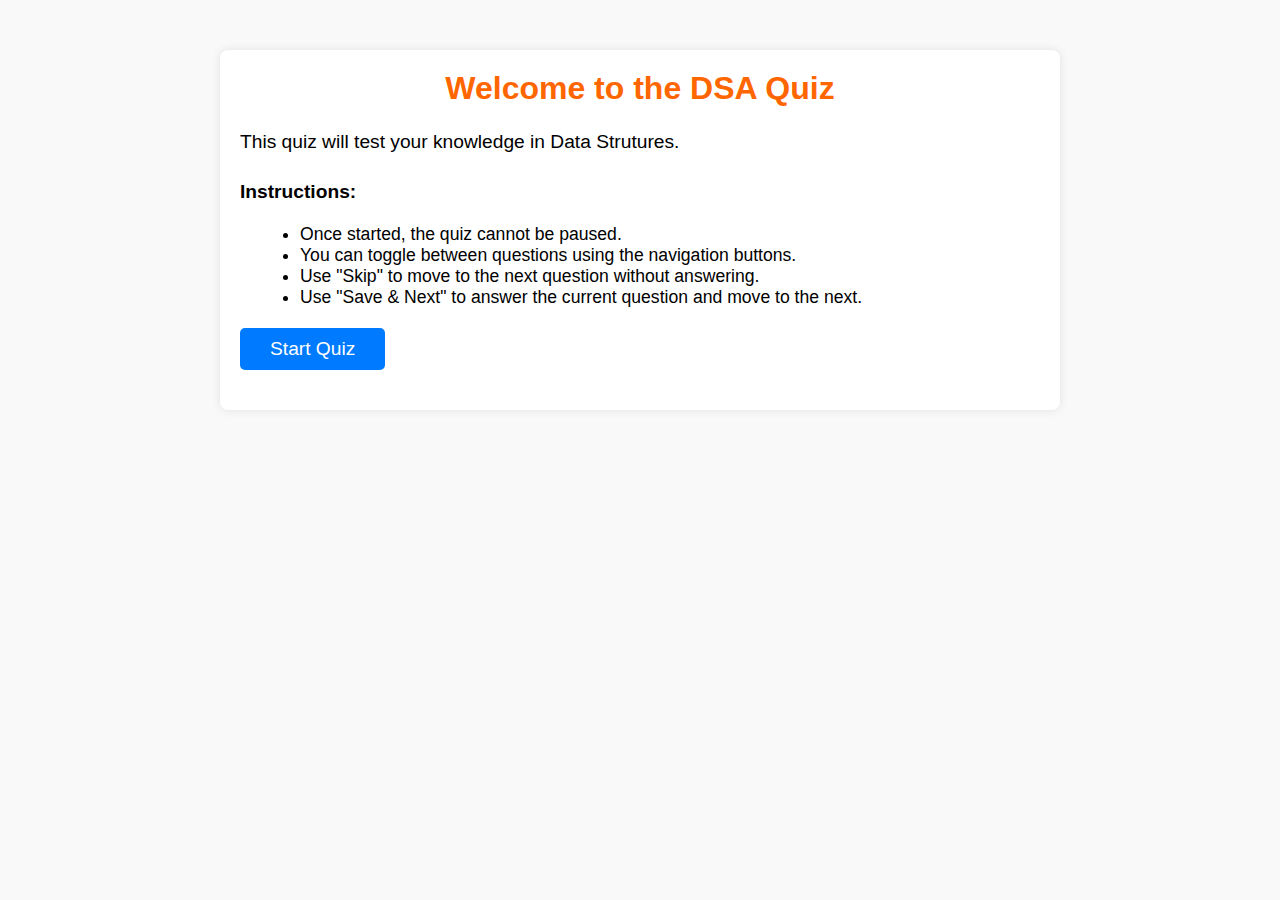
<file: index.html>
<!DOCTYPE html>
<html lang="en">
<head>
    <meta charset="UTF-8">
    <meta name="viewport" content="width=device-width, initial-scale=1.0">
    <title>Home-DSA Quiz</title>
    <link rel="stylesheet" href="styles.css">
</head>
<body>
    <div class="home-container">
        <header>
            <h1 style="color: #ff6600">Welcome to the DSA Quiz</h1>
        </header>
        <main>
            <p>This quiz will test your knowledge in Data Strutures.</p>
            <p><strong>Instructions:</strong></p>
            <ul>
                <li>Once started, the quiz cannot be paused.</li>
                <li>You can toggle between questions using the navigation buttons.</li>
                <li>Use "Skip" to move to the next question without answering.</li>
                <li>Use "Save & Next" to answer the current question and move to the next.</li>
            </ul>
            <button id="start-quiz">Start Quiz</button>
        </main>
    <script>
        document.getElementById('start-quiz').addEventListener('click', () => {
            window.location.href = 'quiz.html';
        });
    </script>
</body>
</html>
</file>
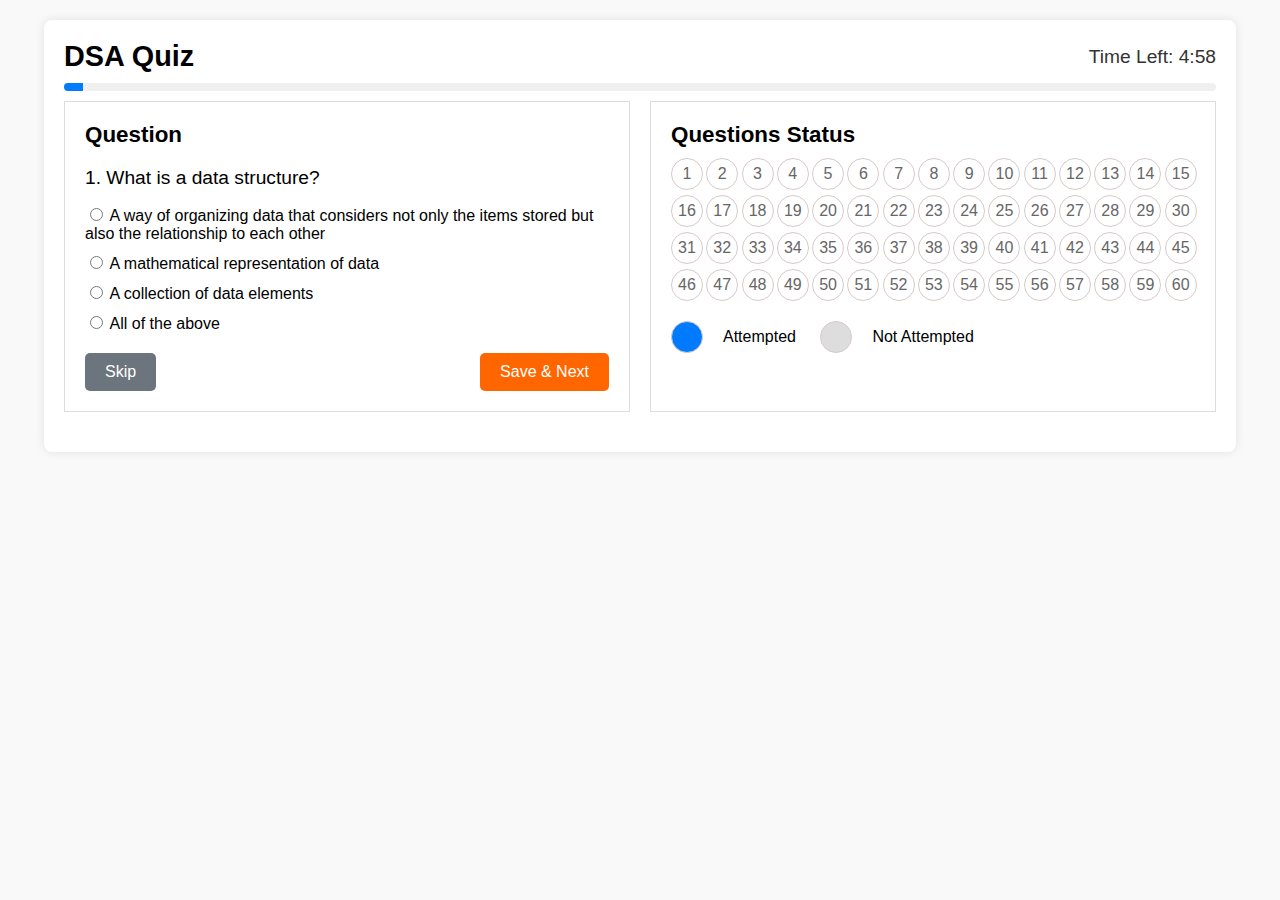
<file: quiz.html>
<!DOCTYPE html>
<html lang="en">
<head>
    <meta charset="UTF-8">
    <meta name="viewport" content="width=device-width, initial-scale=1.0">
    <title>DSA Quiz</title>
    <link rel="stylesheet" href="quiz-styles.css">
</head>
<body>
    <div class="quiz-container">
        <header>
            <h1>DSA Quiz</h1>
            <div class="timer">Time Left: <span id="time">4:58</span></div>
        </header>
        <div class="progress-bar">
            <div class="progress" id="progress"></div>
        </div>
        <main>
            <div class="question-container">
                <h2>Question</h2>
                <div class="question">
                    <p id="question-text">Loading question...</p>
                    <ul id="options-list"></ul>
                </div>
                <div class="controls">
                    <button id="skip">Skip</button>
                    <button id="save-next">Save & Next</button>
                </div>
            </div>
            <div class="question-status">
                <h3>Questions Status</h3>
                <div class="status-grid">
                </div>
                <div class="legend">
                    <span class="attempted"><span class="circle"></span> Attempted</span>
                    <span class="not-attempted"><span class="circle"></span> Not Attempted</span>
                </div>                
            </div>
        </main>
    </div>
    <script src="script.js"></script>
</body>
</html>
</file>
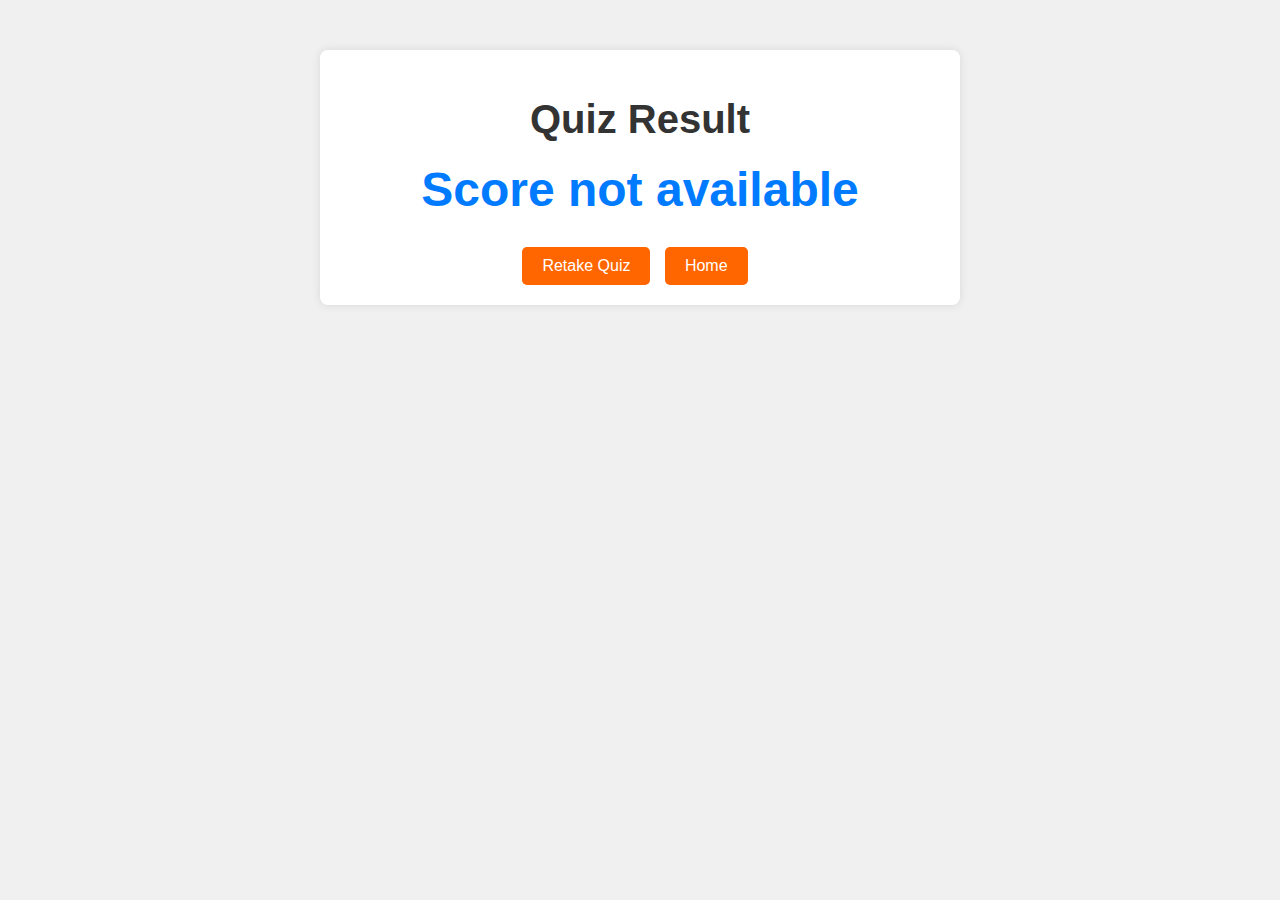
<file: result.html>
<!DOCTYPE html>
<html lang="en">
<head>
    <meta charset="UTF-8">
    <meta name="viewport" content="width=device-width, initial-scale=1.0">
    <title>Quiz Result</title>
    <link rel="stylesheet" href="result-styles.css"> 
</head>
<body>
    <div class="result-container">
        <h1>Quiz Result</h1>
        <div class="score">
            
            <h2 id="score-display">Loading...</h2>
        </div>
        <div class="buttons">
            <a href="quiz.html" class="btn">Retake Quiz</a>
            <a href="index.html" class="btn">Home</a>
        </div>
    </div>
    <script src="result-script.js"></script> 
</body>
</html>
</file>
<file: styles.css>
body {
    font-family: Arial, sans-serif;
    background-color: #f9f9f9;
    margin: 0;
    padding: 0;
}

.home-container {
    width: 80%; 
    max-width: 800px; 
    margin: 50px auto;
    background: #fff;
    padding: 20px;
    border-radius: 8px;
    box-shadow: 0 0 10px rgba(0, 0, 0, 0.1);
    text-align: center;
}

header {
    margin-bottom: 20px;
}

header h1 {
    margin: 0;
    font-size: 2rem; 
}

main {
    margin-bottom: 20px;
    text-align: left; 
}


main p {
    font-size: 1.2rem; 
    line-height: 1.6; 
    margin-bottom: 10px;
}

main ul {
    list-style-type: disc; 
    margin-left: 20px; 
    margin-bottom: 20px;
}

main ul li {
    font-size: 1.1rem; 
}

button#start-quiz {
    padding: 10px 30px; 
    font-size: 1.2rem; 
    cursor: pointer;
    border: none;
    border-radius: 5px;
    background-color: #007bff;
    color: #fff;
    transition: background-color 0.3s ease;
}

button#start-quiz:hover {
    background-color: #0056b3; 
}
</file>
<file: quiz-styles.css>
body {
    font-family: Arial, sans-serif;
    background-color: #f9f9f9;
    margin: 0;
    padding: 0;
}

.quiz-container {
    width: 90%; 
    max-width: 1200px;
    margin: 20px auto; 
    background: #fff;
    padding: 20px;
    border-radius: 8px;
    box-shadow: 0 0 10px rgba(0, 0, 0, 0.1);
}

header {
    display: flex;
    justify-content: space-between;
    align-items: center;
}

header h1 {
    margin: 0;
    font-size: 1.8rem;
}

.timer {
    font-size: 1.2rem; 
    color: #333;
}

.progress-bar {
    width: 100%;
    height: 8px; 
    background-color: #f0f0f0;
    margin: 10px 0; 
    border-radius: 4px;
    overflow: hidden;
}

.progress {
    height: 100%;
    background-color: #007bff;
    width: 0;
    transition: width 0.3s ease;
}

main {
    display: flex;
    flex-wrap: wrap; 
    gap: 20px; 
}

.question-container {
    flex: 1; 
    border: 1px solid #ddd;
    padding: 20px;
    margin-bottom: 20px; 
}

.question-container h2 {
    margin-top: 0;
    font-size: 1.4rem; 
}

.question p {
    font-size: 1.2rem; 
    margin-bottom: 10px;
}

.question ul {
    list-style: none;
    padding: 0;
}

.question li {
    margin: 10px 0;
}

.controls {
    display: flex;
    justify-content: space-between;
    margin-top: 20px;
}

.controls button {
    padding: 10px 20px;
    font-size: 1rem; 
    cursor: pointer;
    border: none;
    border-radius: 5px;
}

#skip {
    background-color: #6c757d;
    color: #fff;
}

#save-next {
    background-color: #ff6600;
    color: #fff;
}

.question-status {
    flex: 1;
    border: 1px solid #ddd;
    padding: 20px;
    margin-bottom: 20px; 
}

.question-status h3 {
    margin: 0 0 10px;
    font-size: 1.4rem; 
}

.status-grid {
    display: grid;
    grid-template-columns: repeat(auto-fit, minmax(30px, 1fr)); 
    gap: 5px;
}

.status {
    width: 30px;
    height: 30px;
    display: flex;
    justify-content: center;
    align-items: center;
    border-radius: 50%;
    border: 1px solid #d6caca;
    cursor: pointer;
    color: #666; 
    font-size: 1rem; 
}
.status.attempted {
    background-color: #007bff;
    color: #fff;
}

.legend {
    margin-top: 20px;
}

.legend span {
    display: inline-flex;
    align-items: center;
    margin-right: 20px;
}

.circle {
    width: 30px;
    height: 30px;
    border-radius: 50%;
    display: inline-block;
    margin-right: 5px;
    border: 1px solid #d6caca;
}

.attempted .circle {
    background-color: #007bff; 
}

.not-attempted .circle {
    background-color: #ddd; 
}



.hidden {
    display: none;
}

#result {
    text-align: center;
    font-size: 1.4rem; 
    margin-top: 50px; 
}

#result button {
    margin: 10px;
    padding: 10px 20px;
    font-size: 1rem; 
    cursor: pointer;
    border: none;
    background-color: #007bff;
    color: #fff;
    border-radius: 5px;
}


@media (max-width: 768px) {
    main {
        flex-direction: column; 
    }

    .question-status {
        order: 1; 
    }
}
</file>
<file: result-styles.css>
body {
    font-family: Arial, sans-serif;
    background-color: #f0f0f0;
    text-align: center;
    margin: 0;
    padding: 0;
}

.result-container {
    max-width: 600px;
    margin: 50px auto;
    background-color: #fff;
    padding: 20px;
    border-radius: 8px;
    box-shadow: 0 0 10px rgba(0, 0, 0, 0.1);
}

.result-container h1 {
    font-size: 2.5rem;
    margin-bottom: 20px;
    color: #333;
}

.score {
    margin-bottom: 30px;
}

.score p {
    font-size: 1.2rem;
    color: #666;
}

.score h2 {
    font-size: 3rem;
    color: #007bff;
    margin-top: 10px;
    margin-bottom: 0;
}

.buttons {
    margin-top: 20px;
}

.btn {
    display: inline-block;
    padding: 10px 20px;
    background-color: #ff6600;
    color: #fff;
    text-decoration: none;
    border-radius: 5px;
    margin-right: 10px;
}

.btn:hover {
    background-color: #ff6600;
}
</file>
